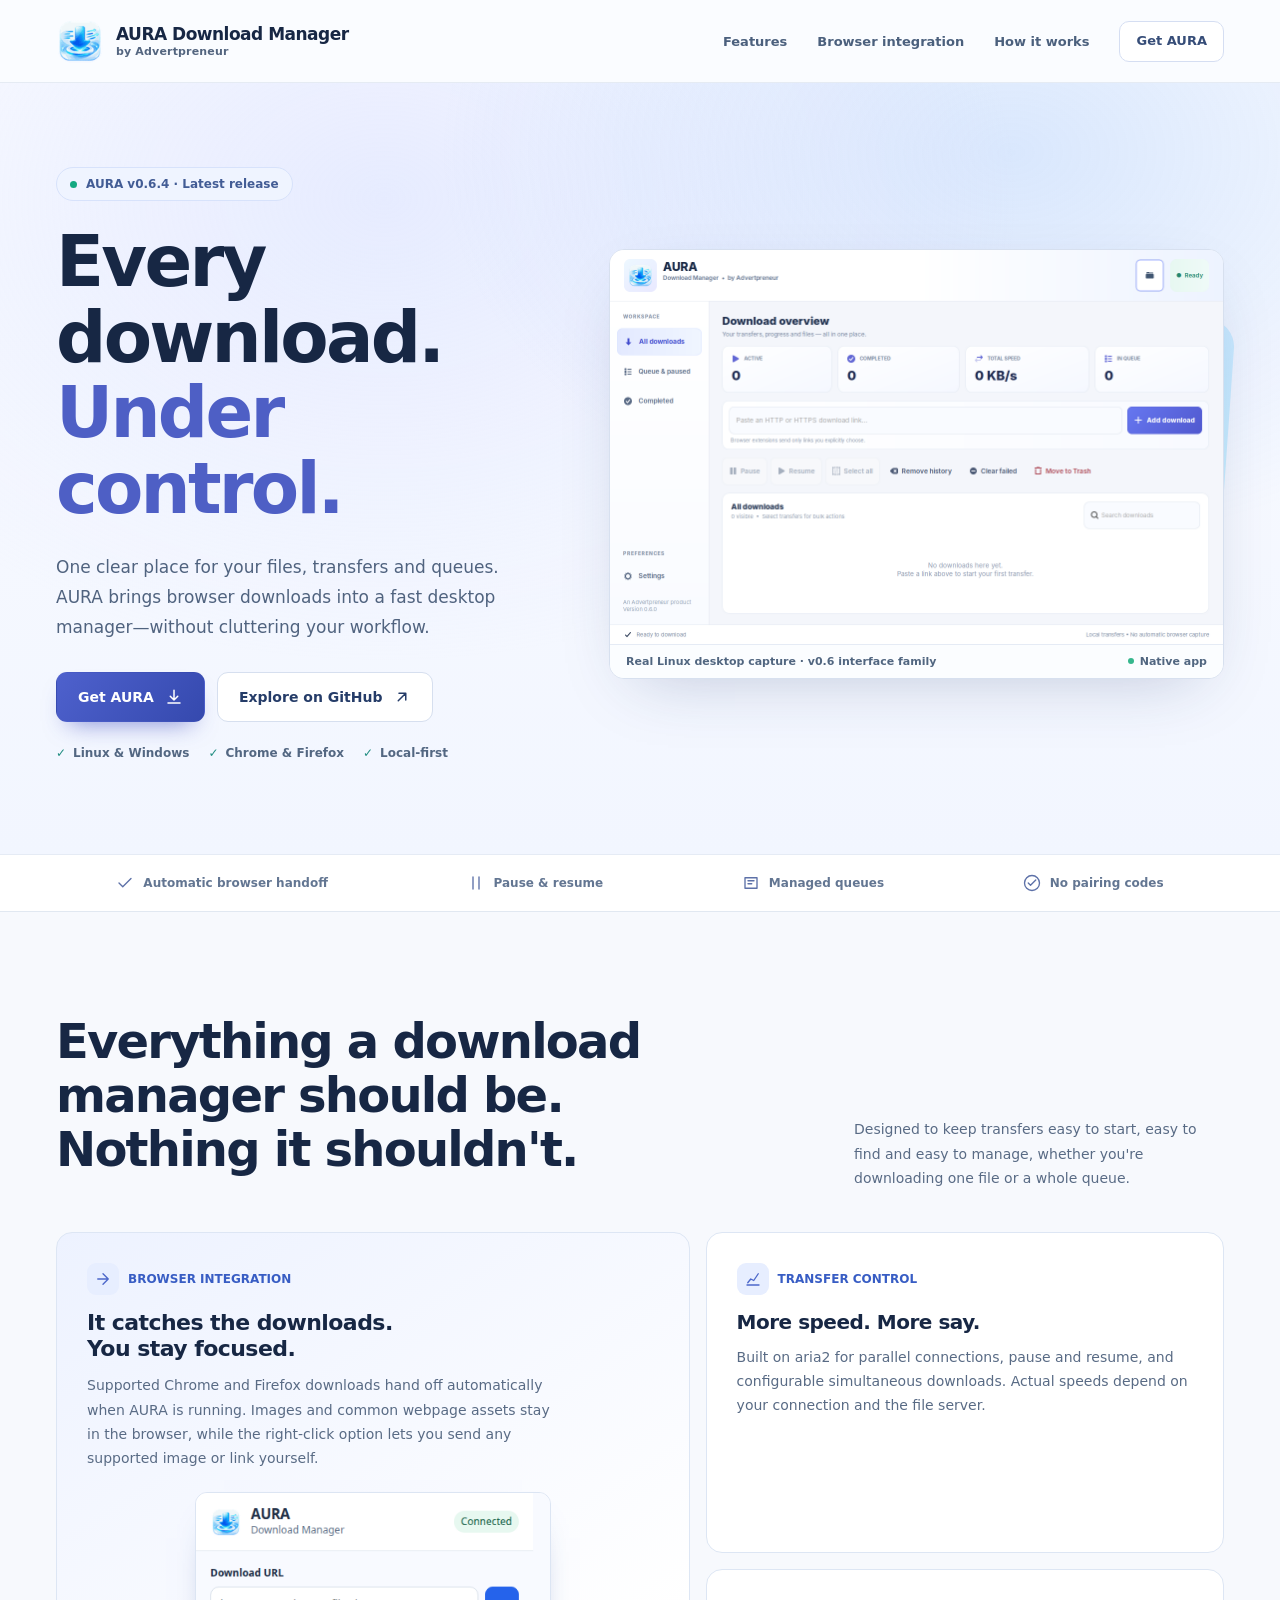
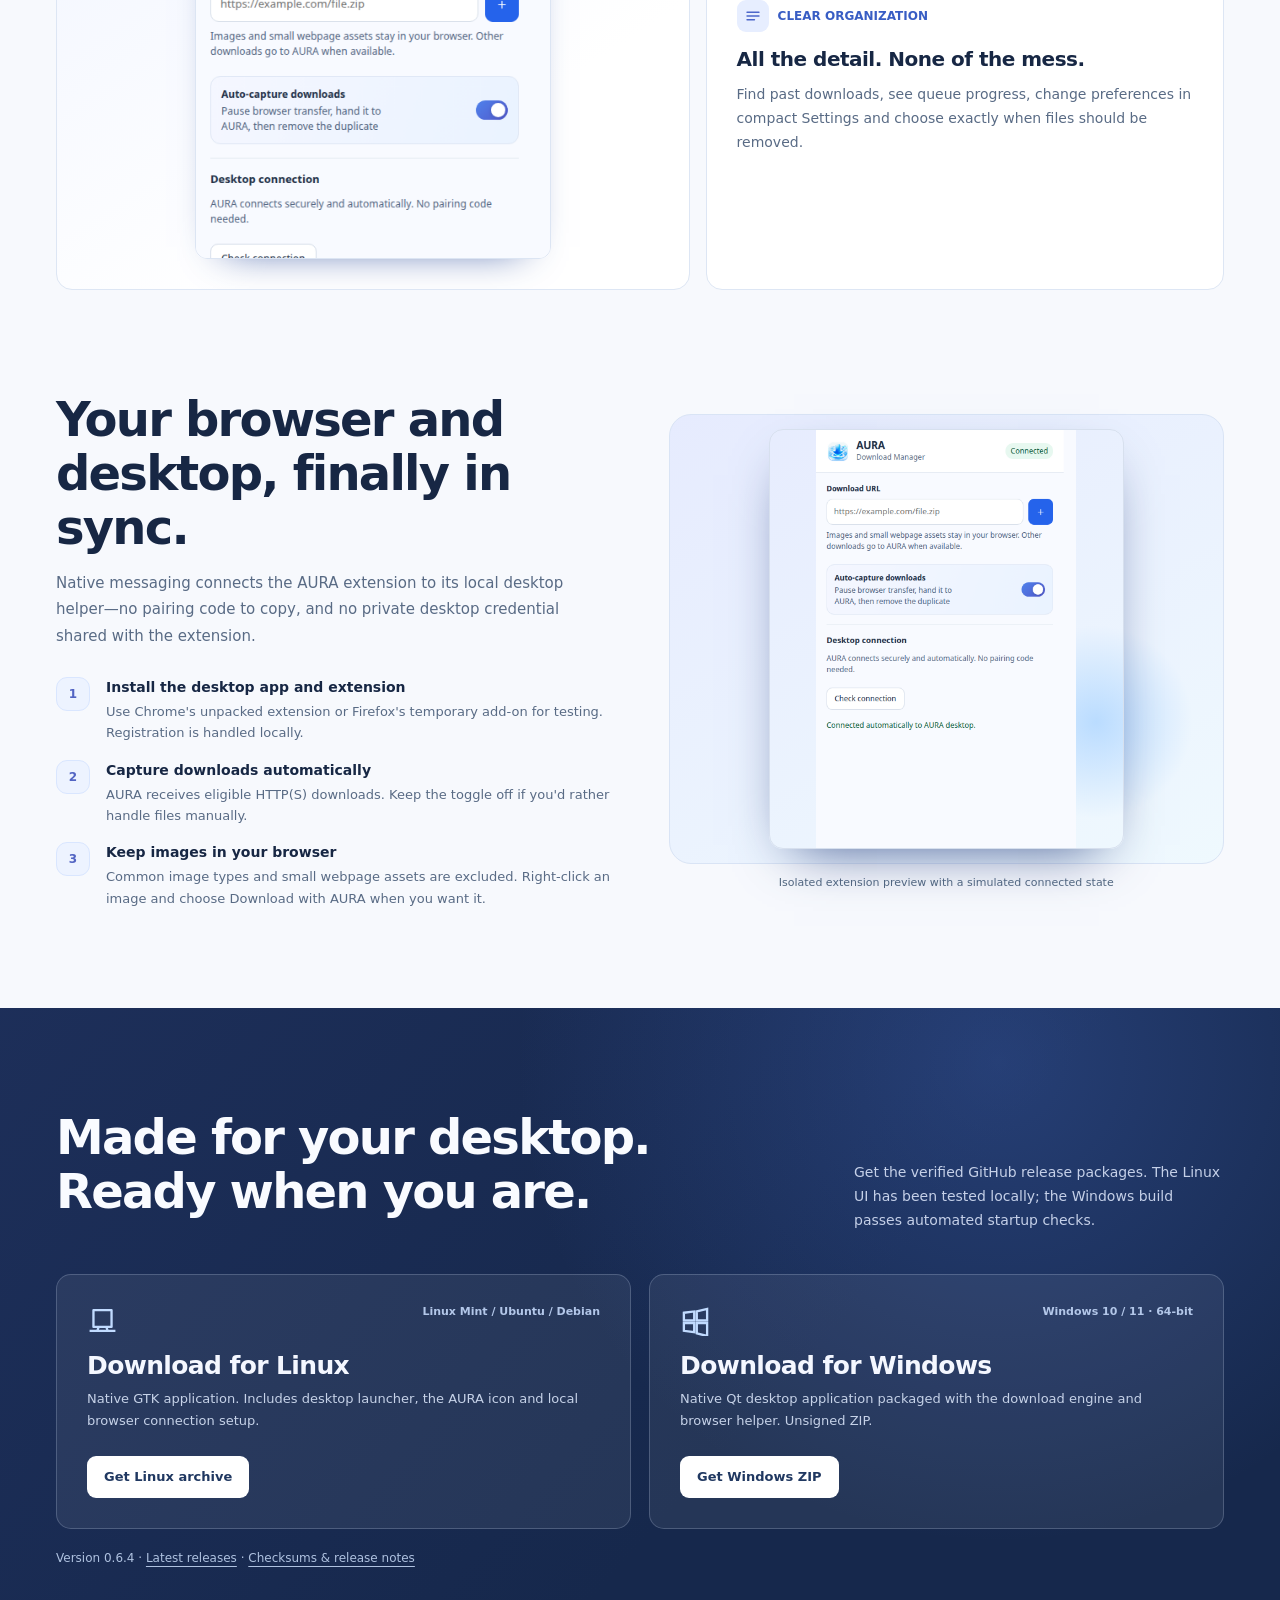
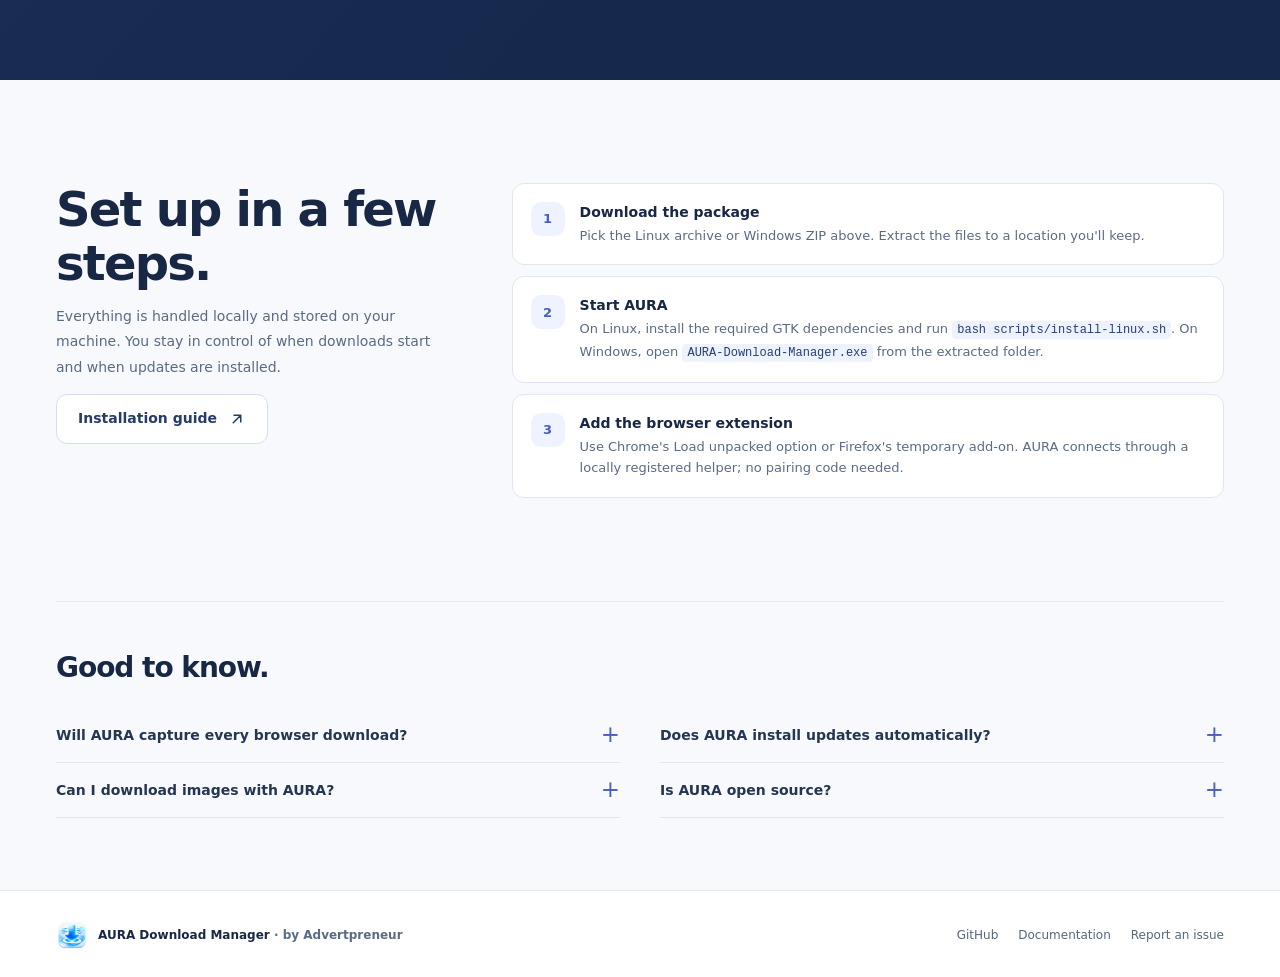
<file: docs/index.html>
<!doctype html>
<html lang="en">
<head>
  <meta charset="utf-8">
  <meta name="viewport" content="width=device-width, initial-scale=1">
  <meta name="theme-color" content="#f5f7fd">
  <meta name="description" content="AURA Download Manager by Advertpreneur. Fast, organized downloads for Linux and Windows, with automatic Chrome and Firefox capture and smart image exclusions.">
  <meta property="og:type" content="website">
  <meta property="og:site_name" content="AURA by Advertpreneur">
  <meta property="og:title" content="AURA Download Manager — Downloads under control">
  <meta property="og:description" content="Fast desktop downloads, automatic browser handoff and a calmer place to manage your files. Linux and Windows.">
  <meta property="og:url" content="https://haseebgb92.github.io/AURA-Download-Manager/">
  <meta property="og:image" content="https://haseebgb92.github.io/AURA-Download-Manager/assets/desktop-linux.png">
  <title>AURA Download Manager — Downloads under control</title>
  <link rel="icon" href="assets/aura-icon.png" type="image/png">
  <link rel="canonical" href="https://haseebgb92.github.io/AURA-Download-Manager/">
  <style>
    :root{
      color-scheme:light;
      --ink:#172744;--ink-deep:#12213d;--muted:#596b85;
      --blue:#5367d5;--blue-deep:#3448b8;--cyan:#0b98c7;
      --paper:#f7f9fd;--line:#dde5f0;--white:#fff;
      --radius:16px;--shadow:0 22px 65px -27px rgba(33,54,106,.27);
      font-family:Inter,"Segoe UI Variable","Segoe UI",system-ui,-apple-system,sans-serif;
      font-synthesis:none;
    }
    *{box-sizing:border-box}
    html{scroll-behavior:smooth;scroll-padding-top:110px}
    body{margin:0;color:var(--ink);background:var(--paper);-webkit-font-smoothing:antialiased;overflow-x:hidden}
    a{color:inherit;text-decoration:none;text-underline-offset:4px}
    button{font:inherit}
    button,a{-webkit-tap-highlight-color:transparent}
    :focus-visible{outline:3px solid #86baf7;outline-offset:4px}
    ::selection{background:#c1d9ff;color:#142a54}
    img{max-width:100%;display:block}
    .wrap{width:min(1168px,calc(100% - 52px));margin-inline:auto}
    .muted{color:var(--muted)}
    .skip{position:absolute;left:16px;top:-90px;background:#fff;color:#1e3b6b;z-index:1000;padding:12px 16px;border-radius:10px}
    .skip:focus{top:12px}
    .nav-shell{position:sticky;top:0;z-index:20;background:rgba(250,252,255,.96);border-bottom:1px solid #e5ebf3;backdrop-filter:saturate(140%) blur(15px)}
    .nav{min-height:82px;display:flex;gap:30px;align-items:center;justify-content:space-between}
    .brand{display:flex;align-items:center;gap:12px;min-width:0}
    .brand img{height:48px;width:48px;object-fit:contain}
    .brand-name{display:flex;flex-direction:column;gap:1px;white-space:nowrap;font-size:17px;font-weight:800;letter-spacing:-.03em}
    .brand-name small{font-size:11px;letter-spacing:.015em;color:#53657f;font-weight:600}
    .nav-links{display:flex;align-items:center;gap:30px;color:#4b607d;font-size:13px;font-weight:650}
    .nav-links a:not(.nav-cta):hover{color:var(--blue-deep)}
    .nav-cta,.button{display:inline-flex;align-items:center;justify-content:center;gap:11px;font-weight:750;line-height:1.1}
    .nav-cta{min-height:41px;padding:0 16px;border:1px solid #d5def2;border-radius:10px;background:#fff;color:#364d78}
    .nav-cta:hover{border-color:#a8b9ed;background:#eef3ff}
    .button{min-height:50px;padding:0 21px;border-radius:11px;border:1px solid transparent;font-size:14px;transition:transform .18s ease,background-color .18s ease,box-shadow .18s ease}
    .button:hover{transform:translateY(-2px)}
    .button.primary{background:linear-gradient(128deg,#4e61cd 0%,#3549ae 100%);color:#fff;box-shadow:0 13px 24px -13px rgba(56,69,186,.65)}
    .button.primary:hover{box-shadow:0 15px 26px -11px rgba(56,69,186,.65)}
    .button.secondary{background:#fff;color:#253c68;border-color:#d6dfef}
    .button.secondary:hover{background:#f0f5ff;border-color:#afc0e7}
    .button svg{width:18px;height:18px;stroke:currentColor;fill:none;stroke-width:2;stroke-linecap:round;stroke-linejoin:round}
    .hero-surface{background:
      radial-gradient(ellipse at 79% 9%,rgba(116,170,247,.24),transparent 40%),
      radial-gradient(ellipse at 30% 15%,rgba(203,213,255,.40),transparent 50%),
      linear-gradient(180deg,#fafbff 0%,#f2f6ff 100%);border-bottom:1px solid #e5ebf5}
    .hero{padding-top:84px;padding-bottom:94px;display:grid;grid-template-columns:minmax(0,.88fr) minmax(0,1.12fr);align-items:center;gap:70px}
    .release-line{display:inline-flex;align-items:center;gap:9px;border:1px solid #d7e2fb;border-radius:99px;color:#425c95;background:#eff4ff;padding:9px 13px;font-size:12px;font-weight:750}
    .release-line .dot{height:7px;width:7px;background:#13a981;border-radius:50%}
    .hero h1{font-size:clamp(49px,5.5vw,73px);letter-spacing:-.039em;line-height:1.075;margin:24px 0 24px;font-weight:830;max-width:640px}
    .hero h1 em{font-style:normal;color:#4e5fc5}
    .hero .intro{color:#50637f;line-height:1.78;font-size:17px;max-width:525px;margin:0 0 30px}
    .hero-actions{display:flex;align-items:center;gap:12px;flex-wrap:wrap}
    .hero-under{display:flex;flex-wrap:wrap;gap:9px 19px;margin-top:24px;font-size:12px;font-weight:650;color:#536782}
    .hero-under span{display:inline-flex;align-items:center;gap:7px}
    .tick{color:#218d81;font-weight:900}
    .showcase{position:relative;min-width:0}
    .showcase::before{content:"";position:absolute;inset:12% 0 4% 6%;border-radius:28px;background:linear-gradient(138deg,#c5d6ff,#acecff);transform:rotate(4deg);z-index:0;opacity:.68}
    .app-shot{position:relative;background:#fff;border:1px solid #d7e0ef;border-radius:15px;overflow:hidden;box-shadow:var(--shadow)}
    .app-shot>img{width:100%;height:auto;aspect-ratio:1230/790;object-fit:contain}
    .app-shot .caption-band{display:flex;gap:8px;align-items:center;justify-content:space-between;padding:10px 16px;background:#fbfdff;border-top:1px solid #e5ebf5;font-size:11px;font-weight:650;color:#516680}
    .caption-band .little{display:inline-flex;gap:6px;align-items:center}
    .caption-band .little span{width:6px;height:6px;border-radius:50%;background:#36b78d}
    .product-strip{border-bottom:1px solid #e1e8f1;background:#fff}
    .strip{display:flex;align-items:center;justify-content:space-around;gap:18px;flex-wrap:wrap;padding:19px 0;color:#637692;font-size:12px;font-weight:700}
    .strip span{display:flex;align-items:center;gap:9px}
    .strip svg{width:18px;height:18px;stroke:#5d71a8;stroke-width:1.8;fill:none;stroke-linecap:round;stroke-linejoin:round}
    .section{padding:103px 0}
    .section-head{display:flex;align-items:flex-end;justify-content:space-between;gap:36px;margin-bottom:42px}
    h2{font-size:clamp(31px,4vw,48px);line-height:1.12;letter-spacing:-.037em;margin:0 0 13px;max-width:720px}
    .section-head p{margin:0;max-width:370px;color:var(--muted);line-height:1.72;font-size:14px}
    .feature-grid{display:grid;grid-template-columns:1.1fr .9fr;gap:16px}
    .feature-large,.feature-small{border:1px solid #dde6f4;background:#fff;border-radius:16px;padding:30px;overflow:hidden}
    .feature-large{grid-row:span 2;display:flex;flex-direction:column;justify-content:space-between;background:linear-gradient(147deg,#edf2ff 0%,#fff 73%)}
    .feature-large .feature-art{align-self:center;width:min(100%,356px);margin:22px 0 0;border-radius:12px;border:1px solid #dce5f3;overflow:hidden;box-shadow:0 17px 39px -29px #294a9b}
    .feature-art img{max-height:365px;width:100%;object-fit:cover;object-position:top}
    .feature-kicker{display:flex;align-items:center;gap:9px;color:#385dc4;font-weight:800;font-size:12px}
    .feature-icon{display:grid;place-items:center;width:32px;height:32px;background:#e7eeff;color:#4c67ca;border-radius:9px}
    .feature-icon svg{width:18px;height:18px;fill:none;stroke:currentColor;stroke-width:1.8;stroke-linecap:round;stroke-linejoin:round}
    .feature-large h3,.feature-small h3{font-size:22px;line-height:1.2;letter-spacing:-.025em;margin:15px 0 11px}
    .feature-large p,.feature-small p{max-width:470px;color:var(--muted);font-size:14px;line-height:1.73;margin:0}
    .feature-small{min-height:215px}
    .feature-small h3{font-size:20px}
    .proof{padding:0 0 99px}
    .proof-layout{display:grid;grid-template-columns:1fr 1fr;gap:57px;align-items:center}
    .proof h2{max-width:525px}
    .proof p{line-height:1.78;color:var(--muted);font-size:15px}
    .proof-rows{display:grid;gap:16px;margin-top:27px}
    .proof-row{display:grid;grid-template-columns:38px 1fr;gap:12px}
    .proof-row .step-icon{display:grid;place-items:center;width:34px;height:34px;border:1px solid #d9e6ff;border-radius:11px;color:#5264c3;background:#edf3ff;font-size:12px;font-weight:850}
    .proof-row b{font-size:14px}
    .proof-row p{font-size:13px;line-height:1.65;margin:5px 0 0}
    .proof-visual{display:flex;justify-content:center;align-items:center;min-height:450px;position:relative;background:linear-gradient(150deg,#e6ebfe,#eff9fe);border-radius:22px;border:1px solid #d9e4f5}
    .proof-visual::after{content:"";position:absolute;width:210px;height:210px;right:4%;bottom:8%;background:radial-gradient(circle,#badcff,transparent 65%);pointer-events:none}
    .extension-image{position:relative;z-index:1;width:min(355px,82%);max-height:420px;object-fit:contain;object-position:top;border:1px solid #d7e0ee;border-radius:14px;box-shadow:0 21px 54px -25px #374e8a}
    .proof-caption{font-size:11px;color:#536880;margin-top:12px;text-align:center}
    .download-band{background:#16284c;color:#f4f7ff;position:relative;overflow:hidden}
    .download-band::before{content:"";position:absolute;inset:0;background:radial-gradient(circle at 78% 8%,rgba(75,116,214,.3),transparent 41%),linear-gradient(132deg,rgba(45,62,120,.3),transparent 60%);pointer-events:none}
    .download-band .section-head{position:relative}
    .download-band h2{color:#f9fbff}
    .download-band .section-head p{color:#c5d0e8}
    .platform-grid{position:relative;display:grid;grid-template-columns:1fr 1fr;gap:18px}
    .platform{border:1px solid rgba(214,226,251,.22);border-radius:15px;background:rgba(255,255,255,.065);padding:30px;min-width:0}
    .platform-top{display:flex;justify-content:space-between;align-items:flex-start;gap:18px}
    .platform-icon{color:#c1dbff;width:31px;height:31px}
    .platform h3{font-size:25px;letter-spacing:-.025em;margin:15px 0 8px}
    .platform p{font-size:13px;line-height:1.72;color:#c6d2e8;margin:0 0 23px;min-height:45px}
    .platform a.download-link{display:inline-flex;min-height:42px;align-items:center;justify-content:center;padding:0 17px;border-radius:9px;background:#fff;color:#203861;font-size:13px;font-weight:800;transition:background-color .15s}
    .platform a.download-link:hover{background:#e5eeff}
    .platform .build{color:#b3c7e9;font-size:11px;font-weight:650}
    .release-foot{position:relative;margin-top:22px;color:#afc2e0;font-size:12px}
    .release-foot a{text-decoration:underline}
    .setup{display:grid;grid-template-columns:.7fr 1.3fr;gap:72px;align-items:start}
    .setup p{color:var(--muted);font-size:14px;line-height:1.8}
    .step-list{margin:0;padding:0;list-style:none;counter-reset:setup;display:grid;gap:11px}
    .step-list li{counter-increment:setup;display:grid;grid-template-columns:36px 1fr;gap:13px;background:#fff;border:1px solid #e0e7f2;border-radius:12px;padding:18px}
    .step-list li::before{content:counter(setup);font-size:13px;font-weight:850;background:#eff3ff;color:#465fc1;border-radius:10px;width:34px;height:34px;display:grid;place-items:center}
    .step-list strong{font-size:14px;display:block;margin:2px 0 5px}
    .step-list span{color:var(--muted);font-size:13px;line-height:1.65}
    .step-list code{font-size:12px;background:#edf2fd;padding:2px 5px;border-radius:4px;color:#263f77;overflow-wrap:anywhere}
    .faq{border-top:1px solid #e3eaf3;padding-top:50px;padding-bottom:72px}
    .faq h2{font-size:28px;margin-bottom:25px}
    .faq-grid{display:grid;grid-template-columns:1fr 1fr;gap:0 40px}
    details{border-bottom:1px solid #dfe7f1;padding:19px 0}
    details summary{list-style:none;cursor:pointer;display:flex;justify-content:space-between;gap:16px;font-weight:740;font-size:14px;color:#253653}
    details summary::-webkit-details-marker{display:none}
    details summary::after{content:"+";color:#4960c2;font-size:23px;font-weight:400;line-height:15px}
    details[open] summary::after{content:"−"}
    details p{font-size:13px;line-height:1.74;color:var(--muted);margin:13px 24px 2px 0}
    details p a{text-decoration:underline}
    footer{border-top:1px solid #e0e8f2;background:#fff}
    .footer-row{display:flex;align-items:center;justify-content:space-between;gap:22px;padding:28px 0}
    .footer-brand{display:flex;align-items:center;gap:10px;font-size:12px;font-weight:750}
    .footer-brand img{width:32px;height:32px}
    .footer-meta{color:#53677f;font-size:12px;display:flex;gap:20px;flex-wrap:wrap}
    .footer-meta a:hover{color:var(--blue-deep);text-decoration:underline}
    @media(max-width:1000px){
      .hero{gap:35px}.hero h1{font-size:clamp(44px,5.2vw,60px)}
      .proof-layout{gap:34px}.section{padding:80px 0}
    }
    @media(max-width:880px){.nav-links a:not(.nav-cta){display:none}}
    @media(max-width:760px){
      .wrap{width:min(100% - 36px,680px)}
      .nav{min-height:70px}
      .brand img{width:42px;height:42px}
      .brand-name{font-size:15px}
      .nav-links a:not(.nav-cta){display:none}
      .hero{display:flex;flex-direction:column;align-items:stretch;padding:64px 0 77px;gap:38px}
      .hero h1{max-width:650px;font-size:clamp(43px,8vw,65px)}
      .showcase{max-width:650px}
      .section-head{display:block}
      .section-head p{max-width:530px}
      .feature-grid,.proof-layout,.platform-grid,.setup,.faq-grid{grid-template-columns:1fr}
      .feature-large{grid-row:auto;display:grid;grid-template-columns:1fr 190px;gap:20px;align-items:center}
      .feature-large .feature-art{width:100%;margin:0}
      .proof{padding-bottom:77px}
      .proof-layout{gap:30px}
      .proof-visual{min-height:360px}
      .extension-image{max-height:340px;width:auto;max-width:70%}
      .setup{gap:22px}
      .platform p{min-height:0}
    }
    @media(max-width:480px){
      .wrap{width:calc(100% - 30px)}
      .nav-cta{padding:0 12px;font-size:12px}
      .brand-name small{font-size:11px}
      .hero h1{font-size:43px}
      .hero .intro{font-size:15px}
      .hero-actions{align-items:stretch}
      .hero-actions .button{flex:1}
      .app-shot .caption-band{font-size:11px;gap:5px;flex-wrap:wrap}
      .strip{justify-content:flex-start;gap:13px 20px;font-size:12px}
      .section{padding:65px 0}
      h2{font-size:32px}
      .feature-large{display:block}
      .feature-large .feature-art{width:190px;margin:20px auto 0}
      .feature-large,.feature-small,.platform{padding:22px}
      .proof-visual{min-height:350px}
      .extension-image{max-height:310px}
      .faq{padding:40px 0 60px}
      .footer-row{align-items:flex-start;flex-direction:column}
    }
    @media(prefers-reduced-motion:reduce){
      html{scroll-behavior:auto}
      .button{transition:none}.button:hover{transform:none}
    }
  </style>
</head>
<body>
  <a class="skip" href="#main">Skip to content</a>
  <header class="nav-shell">
    <nav class="wrap nav" aria-label="Primary navigation">
      <a class="brand" href="#top" aria-label="AURA Download Manager home">
        <img src="assets/aura-icon.png" width="48" height="48" alt="">
        <span class="brand-name">AURA Download Manager <small>by Advertpreneur</small></span>
      </a>
      <div class="nav-links">
        <a href="#features">Features</a>
        <a href="#browser">Browser integration</a>
        <a href="#setup">How it works</a>
        <a class="nav-cta" href="#download">Get AURA</a>
      </div>
    </nav>
  </header>
  <main id="main">
    <div class="hero-surface" id="top">
      <section class="wrap hero" aria-labelledby="hero-title">
        <div>
          <span class="release-line"><span class="dot" aria-hidden="true"></span> AURA v0.6.4 · Latest release</span>
          <h1 id="hero-title">Every download.<br><em>Under control.</em></h1>
          <p class="intro">One clear place for your files, transfers and queues. AURA brings browser downloads into a fast desktop manager—without cluttering your workflow.</p>
          <div class="hero-actions">
            <a class="button primary" href="#download">Get AURA <svg viewBox="0 0 24 24" aria-hidden="true"><path d="M12 3v13m-5-5 5 5 5-5M4 20h16"/></svg></a>
            <a class="button secondary" href="https://github.com/haseebgb92/AURA-Download-Manager" target="_blank" rel="noopener noreferrer">Explore on GitHub <svg viewBox="0 0 24 24" aria-hidden="true"><path d="M7 17 17 7M8 7h9v9"/></svg></a>
          </div>
          <div class="hero-under">
            <span><b class="tick" aria-hidden="true">✓</b> Linux &amp; Windows</span>
            <span><b class="tick" aria-hidden="true">✓</b> Chrome &amp; Firefox</span>
            <span><b class="tick" aria-hidden="true">✓</b> Local-first</span>
          </div>
        </div>
        <div class="showcase">
          <div class="app-shot">
            <img src="assets/desktop-linux.png" width="1230" height="790" alt="AURA Linux desktop showing the download overview, speed status, transfer controls and file list" fetchpriority="high">
            <div class="caption-band">
              <span>Real Linux desktop capture · v0.6 interface family</span>
              <span class="little"><span aria-hidden="true"></span> Native app</span>
            </div>
          </div>
        </div>
      </section>
    </div>
    <div class="product-strip">
      <div class="wrap strip" aria-label="Product highlights">
        <span><svg viewBox="0 0 24 24" aria-hidden="true"><path d="m4 12 5 5L20 6"/></svg> Automatic browser handoff</span>
        <span><svg viewBox="0 0 24 24" aria-hidden="true"><path d="M8 4v16M16 4v16"/></svg> Pause &amp; resume</span>
        <span><svg viewBox="0 0 24 24" aria-hidden="true"><path d="M4 19V5h16v14H4Zm4-10h8M8 13h5"/></svg> Managed queues</span>
        <span><svg viewBox="0 0 24 24" aria-hidden="true"><path d="m7 12 3 3 7-7M12 2a10 10 0 1 0 0 20 10 10 0 0 0 0-20Z"/></svg> No pairing codes</span>
      </div>
    </div>
    <section id="features" class="section wrap" aria-labelledby="feature-title">
      <div class="section-head">
        <h2 id="feature-title">Everything a download manager should be. Nothing it shouldn't.</h2>
        <p>Designed to keep transfers easy to start, easy to find and easy to manage, whether you're downloading one file or a whole queue.</p>
      </div>
      <div class="feature-grid">
        <article class="feature-large">
          <div>
            <span class="feature-kicker"><span class="feature-icon"><svg viewBox="0 0 24 24"><path d="M5 12h14M12 5l7 7-7 7"/></svg></span> BROWSER INTEGRATION</span>
            <h3>It catches the downloads.<br>You stay focused.</h3>
            <p>Supported Chrome and Firefox downloads hand off automatically when AURA is running. Images and common webpage assets stay in the browser, while the right-click option lets you send any supported image or link yourself.</p>
          </div>
          <figure class="feature-art" style="margin-bottom:0">
            <img src="assets/browser-extension.png" width="420" height="675" alt="AURA extension popup with automatic capture enabled and desktop connected" loading="lazy">
          </figure>
        </article>
        <article class="feature-small">
          <span class="feature-kicker"><span class="feature-icon"><svg viewBox="0 0 24 24"><path d="m5 17 4-5 4 2 6-9M4 20h16"/></svg></span> TRANSFER CONTROL</span>
          <h3>More speed. More say.</h3>
          <p>Built on aria2 for parallel connections, pause and resume, and configurable simultaneous downloads. Actual speeds depend on your connection and the file server.</p>
        </article>
        <article class="feature-small">
          <span class="feature-kicker"><span class="feature-icon"><svg viewBox="0 0 24 24"><path d="M4 7h16M4 12h16M4 17h10"/></svg></span> CLEAR ORGANIZATION</span>
          <h3>All the detail. None of the mess.</h3>
          <p>Find past downloads, see queue progress, change preferences in compact Settings and choose exactly when files should be removed.</p>
        </article>
      </div>
    </section>
    <section id="browser" class="proof wrap" aria-labelledby="browser-title">
      <div class="proof-layout">
        <div>
          <h2 id="browser-title">Your browser and desktop, finally in sync.</h2>
          <p>Native messaging connects the AURA extension to its local desktop helper—no pairing code to copy, and no private desktop credential shared with the extension.</p>
          <div class="proof-rows">
            <div class="proof-row"><span class="step-icon" aria-hidden="true">1</span><div><b>Install the desktop app and extension</b><p>Use Chrome's unpacked extension or Firefox's temporary add-on for testing. Registration is handled locally.</p></div></div>
            <div class="proof-row"><span class="step-icon" aria-hidden="true">2</span><div><b>Capture downloads automatically</b><p>AURA receives eligible HTTP(S) downloads. Keep the toggle off if you'd rather handle files manually.</p></div></div>
            <div class="proof-row"><span class="step-icon" aria-hidden="true">3</span><div><b>Keep images in your browser</b><p>Common image types and small webpage assets are excluded. Right-click an image and choose Download with AURA when you want it.</p></div></div>
          </div>
        </div>
        <div>
          <div class="proof-visual">
            <img class="extension-image" src="assets/browser-extension.png" width="420" height="675" loading="lazy" alt="AURA browser extension showing Auto-capture enabled and connected status">
          </div>
          <div class="proof-caption">Isolated extension preview with a simulated connected state</div>
        </div>
      </div>
    </section>
    <section id="download" class="section download-band" aria-labelledby="download-title">
      <div class="wrap">
        <div class="section-head">
          <h2 id="download-title">Made for your desktop.<br>Ready when you are.</h2>
          <p>Get the verified GitHub release packages. The Linux UI has been tested locally; the Windows build passes automated startup checks.</p>
        </div>
        <div class="platform-grid">
          <article class="platform">
            <div class="platform-top">
              <svg class="platform-icon" viewBox="0 0 24 24" fill="none" stroke="currentColor" stroke-width="1.8" stroke-linejoin="round" aria-hidden="true"><path d="M5 4h14v13H5zM2 20h20M9 17l-1 3m7-3 1 3"/></svg>
              <span class="build">Linux Mint / Ubuntu / Debian</span>
            </div>
            <h3>Download for Linux</h3>
            <p>Native GTK application. Includes desktop launcher, the AURA icon and local browser connection setup.</p>
            <a class="download-link" href="https://github.com/haseebgb92/AURA-Download-Manager/releases/download/v0.6.4/AURA-Download-Manager-v0.6.4-Linux.tar.gz">Get Linux archive</a>
          </article>
          <article class="platform">
            <div class="platform-top">
              <svg class="platform-icon" viewBox="0 0 24 24" fill="none" stroke="currentColor" stroke-width="1.8" aria-hidden="true"><path d="m3 6 8-1v7H3V6Zm10-1 8-2v9h-8V5ZM3 14h8v7l-8-1v-6Zm10 0h8v10l-8-2v-8Z"/></svg>
              <span class="build">Windows 10 / 11 · 64-bit</span>
            </div>
            <h3>Download for Windows</h3>
            <p>Native Qt desktop application packaged with the download engine and browser helper. Unsigned ZIP.</p>
            <a class="download-link" href="https://github.com/haseebgb92/AURA-Download-Manager/releases/download/v0.6.4/AURA-Download-Manager-v0.6.4-Windows-x64.zip">Get Windows ZIP</a>
          </article>
        </div>
        <p class="release-foot">Version 0.6.4 · <a href="https://github.com/haseebgb92/AURA-Download-Manager/releases/latest">Latest releases</a> · <a href="https://github.com/haseebgb92/AURA-Download-Manager/releases/tag/v0.6.4">Checksums &amp; release notes</a></p>
      </div>
    </section>
    <section id="setup" class="section wrap setup" aria-labelledby="setup-title">
      <div>
        <h2 id="setup-title">Set up in a few steps.</h2>
        <p>Everything is handled locally and stored on your machine. You stay in control of when downloads start and when updates are installed.</p>
        <a class="button secondary" href="https://github.com/haseebgb92/AURA-Download-Manager#downloads-and-installation">Installation guide <svg viewBox="0 0 24 24" aria-hidden="true"><path d="M7 17 17 7M8 7h9v9"/></svg></a>
      </div>
      <ol class="step-list">
        <li><div><strong>Download the package</strong><span>Pick the Linux archive or Windows ZIP above. Extract the files to a location you'll keep.</span></div></li>
        <li><div><strong>Start AURA</strong><span>On Linux, install the required GTK dependencies and run <code>bash scripts/install-linux.sh</code>. On Windows, open <code>AURA-Download-Manager.exe</code> from the extracted folder.</span></div></li>
        <li><div><strong>Add the browser extension</strong><span>Use Chrome's Load unpacked option or Firefox's temporary add-on. AURA connects through a locally registered helper; no pairing code needed.</span></div></li>
      </ol>
    </section>
    <section class="wrap faq" aria-labelledby="faq-title">
      <h2 id="faq-title">Good to know.</h2>
      <div class="faq-grid">
        <div>
          <details><summary>Will AURA capture every browser download?</summary><p>No. When enabled, auto-capture handles eligible HTTP(S) downloads. Images, common webpage assets, private browsing downloads and unsupported links stay in the browser. Files needing cookies or login state may also require the browser.</p></details>
          <details><summary>Can I download images with AURA?</summary><p>Yes. Images are excluded from automatic capture, but you can right-click an image or image link and use <strong>Download with AURA</strong>.</p></details>
        </div>
        <div>
          <details><summary>Does AURA install updates automatically?</summary><p>No. It checks <a href="https://github.com/haseebgb92/AURA-Download-Manager/releases">official GitHub Releases</a> and lets you decide whether to install a newer version.</p></details>
          <details><summary>Is AURA open source?</summary><p>The repository is public and its source can be viewed. It currently has no general open-source license. The underlying aria2 engine is a separate GPL-licensed project.</p></details>
        </div>
      </div>
    </section>
  </main>
  <footer>
    <div class="wrap footer-row">
      <a class="footer-brand" href="#top"><img src="assets/aura-icon.png" width="32" height="32" alt=""><span>AURA Download Manager <span class="muted">· by Advertpreneur</span></span></a>
      <div class="footer-meta">
        <a href="https://github.com/haseebgb92/AURA-Download-Manager">GitHub</a>
        <a href="https://github.com/haseebgb92/AURA-Download-Manager#readme">Documentation</a>
        <a href="https://github.com/haseebgb92/AURA-Download-Manager/issues">Report an issue</a>
      </div>
    </div>
  </footer>
</body>
</html>
</file>
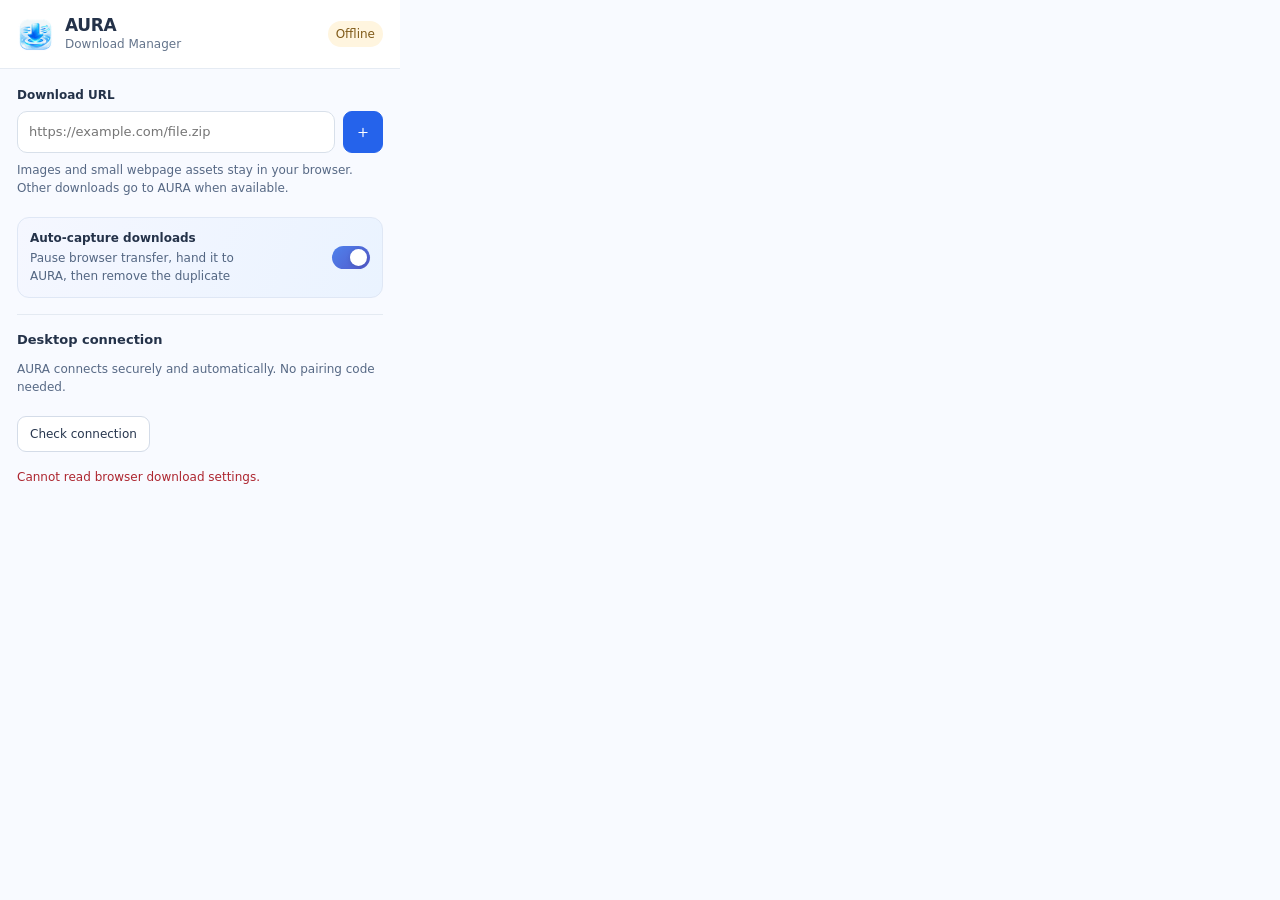
<file: chrome/popup.html>
<!doctype html><html lang="en"><head><meta charset="utf-8"><meta name="viewport" content="width=device-width"><title>AURA</title><link rel="stylesheet" href="popup.css"></head><body>
<header><div class="logo" aria-hidden="true"><img src="icon.png" alt="" width="37" height="37"></div><div><strong>AURA</strong><small>Download Manager</small></div><span id="state" class="status">Connecting</span></header>
<main><label for="url">Download URL</label><div class="field"><input id="url" type="url" placeholder="https://example.com/file.zip" autocomplete="off" spellcheck="false"><button id="send" class="primary" title="Add URL to AURA" aria-label="Add URL to AURA"><svg viewBox="0 0 24 24" fill="none" stroke="currentColor" stroke-width="2" stroke-linecap="round"><path d="M12 5v14M5 12h14"/></svg></button></div><p class="hint">Images and small webpage assets stay in your browser. Other downloads go to AURA when available.</p>
<div class="capture-setting">
  <div class="capture-info"><strong>Auto-capture downloads</strong><small>Pause browser transfer, hand it to AURA, then remove the duplicate</small></div>
  <label class="switch" for="auto"><input id="auto" type="checkbox" checked aria-label="Automatically capture eligible downloads"><span class="track"></span></label>
</div>
<section class="connection"><div class="section-title">Desktop connection</div><p class="hint">AURA connects securely and automatically. No pairing code needed.</p><button id="check" class="secondary">Check connection</button></section>
<div id="notice" role="status" aria-live="polite">Ready when you are.</div>
</main><script src="popup.js"></script></body></html>
</file>
<file: chrome/popup.css>
:root{color-scheme:light;font:13px/1.5 system-ui,-apple-system,"Segoe UI",sans-serif;color:#243249;background:#f8faff}*{box-sizing:border-box}body{margin:0;min-width:338px;max-width:400px}header{display:flex;align-items:center;gap:11px;background:white;border-bottom:1px solid #e5ebf3;padding:15px 17px}.logo{width:37px;height:37px;border-radius:11px;display:grid;place-items:center;background:#2563eb;color:white}.logo svg{width:21px;height:21px}strong{display:block;font-size:17px;letter-spacing:-.02em;line-height:1.2}small{display:block;color:#64748b;font-size:12px}.status{margin-left:auto;font-size:12px;color:#805b19;background:#fff5df;border-radius:99px;padding:4px 8px;white-space:nowrap}.status.online{color:#126045;background:#e7f8f0}main{padding:17px}label{font-size:12px;font-weight:650;display:block;margin-bottom:7px}.field{display:flex;gap:8px}input{min-width:0;flex:1;border:1px solid #d8e0ea;border-radius:10px;background:white;padding:10px 11px;color:#172337;outline:none;font:inherit}input:focus{border-color:#2872dc;box-shadow:0 0 0 3px #bfdbfe}button{display:inline-flex;align-items:center;justify-content:center;cursor:pointer;border:1px solid #d4dce8;border-radius:9px;background:white;color:#27364e;padding:8px 12px;font-weight:600;font:inherit;white-space:nowrap}button:hover{background:#edf4ff}button:focus-visible{outline:3px solid #93c5fd;outline-offset:2px}button:disabled{opacity:.5;cursor:wait}.primary{width:40px;flex-shrink:0;background:#2563eb;color:white;border-color:#2563eb}.primary:hover{background:#1e52c8}.primary svg{height:19px;width:19px}.hint{font-size:12px;color:#576985;margin:8px 0 20px;line-height:1.5}section{border-top:1px solid #e4eaf2;padding-top:15px}.section-title{font-weight:700;font-size:13px;margin-bottom:10px}.row{display:flex;gap:8px;margin-top:10px}.secondary{font-size:12px}#notice{min-height:22px;font-size:12px;margin-top:16px;color:#52647f;overflow-wrap:anywhere}#notice.error{color:#ad2630}#notice.success{color:#14643f}@media(prefers-reduced-motion:no-preference){button{transition:background .14s ease}}.logo{background:transparent;box-shadow:none}.logo img{display:block;object-fit:contain;border-radius:10px}

.capture-setting{display:flex;align-items:center;gap:12px;justify-content:space-between;border:1px solid #dfe7f5;border-radius:12px;background:linear-gradient(110deg,#f5f7ff,#eaf3ff);padding:12px;margin:14px 0 16px}
.capture-info{flex:1;min-width:0}
.capture-info strong{font-size:12px;letter-spacing:0;font-weight:700;line-height:1.45}
.capture-info small{font-size:12px;color:#536682;line-height:1.45;margin-top:3px;max-width:215px}
.switch{position:relative;width:38px;height:23px;flex:0 0 auto;margin:0}
.switch input{position:absolute;inset:0;opacity:0;cursor:pointer}
.track{display:block;width:38px;height:23px;background:#bcc9dc;border-radius:99px;transition:background .15s}
.track::before{content:"";display:block;position:absolute;top:3px;left:3px;width:17px;height:17px;background:#fff;border-radius:50%;box-shadow:0 1px 4px #0002;transition:transform .15s}
.switch input:checked+.track{background:linear-gradient(135deg,#4f82ec,#5258ca)}
.switch input:checked+.track::before{transform:translateX(15px)}
.switch input:focus-visible+.track{outline:3px solid #93c5fd;outline-offset:3px}
@media (prefers-reduced-motion: reduce){.track,.track::before{transition:none}}
</file>
